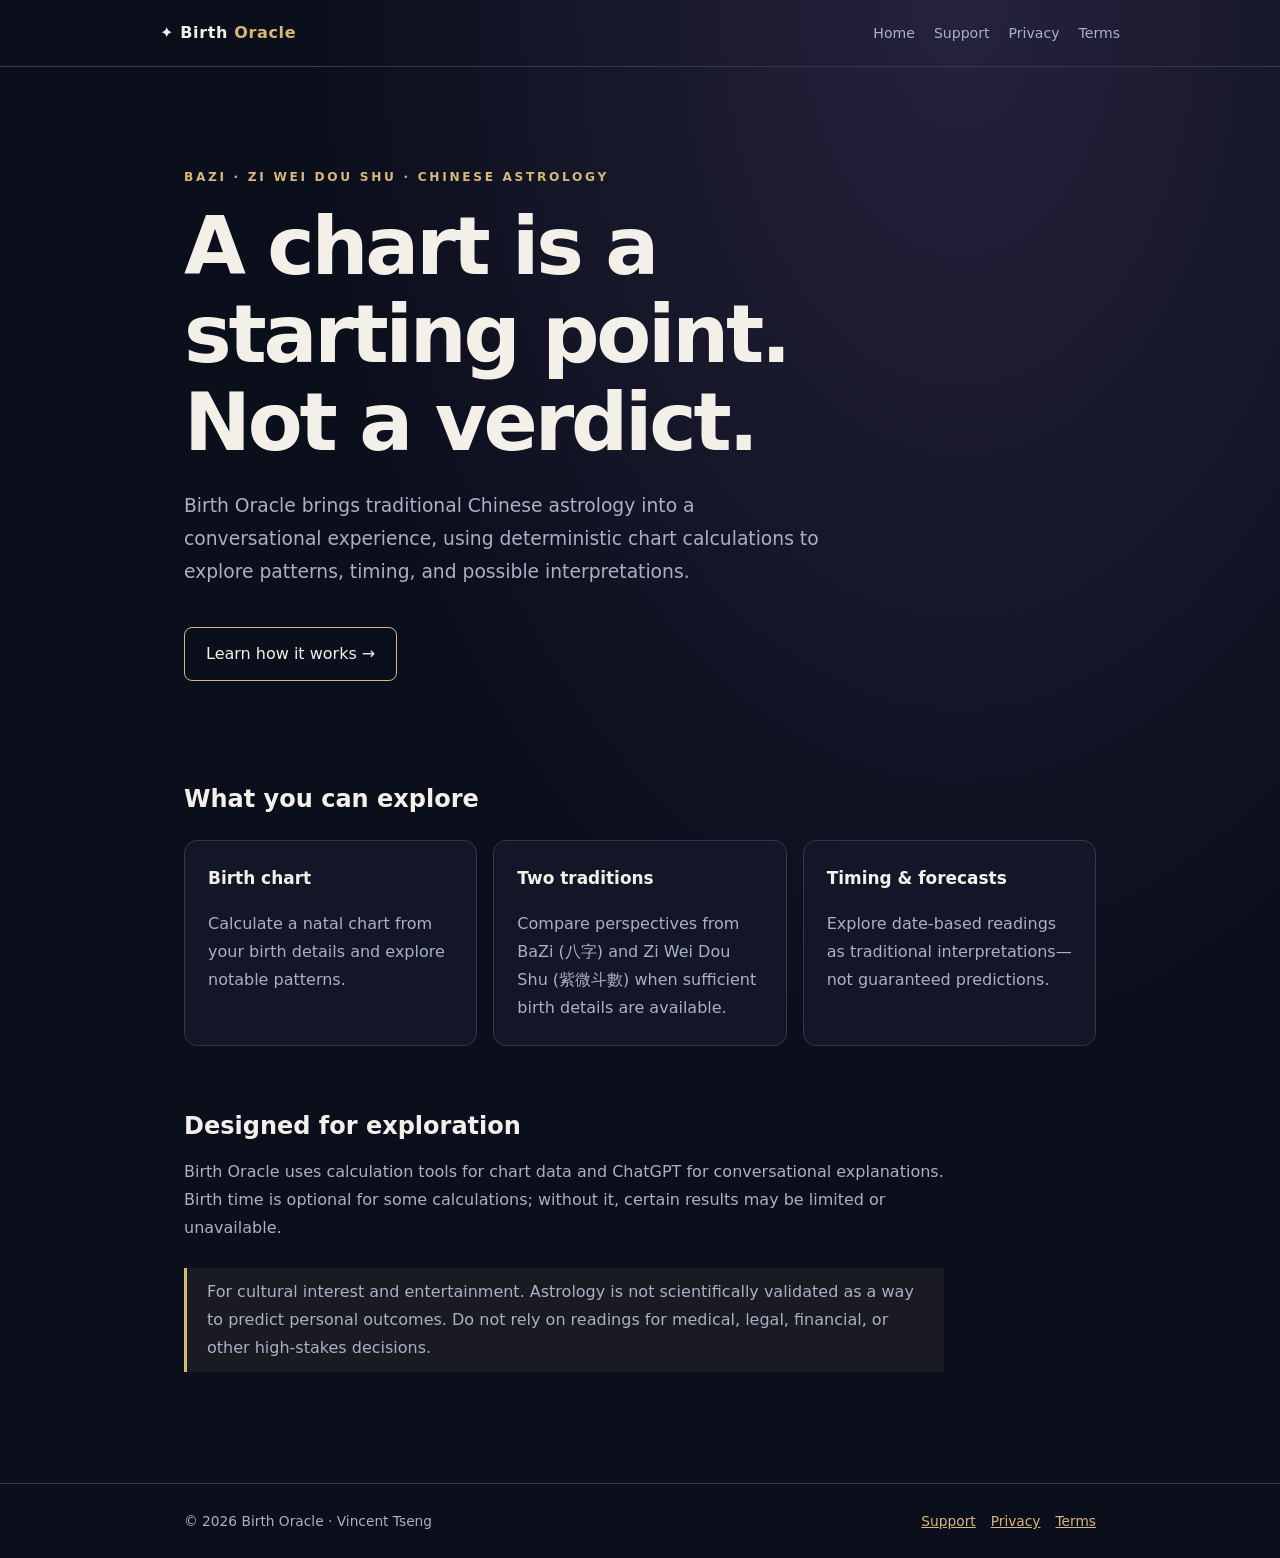
<file: index.html>
<!doctype html><html lang="en"><head><meta charset="utf-8"><meta name="viewport" content="width=device-width,initial-scale=1"><meta name="description" content="Explore BaZi and Zi Wei Dou Shu through calculated charts and conversational interpretation with Birth Oracle."><title>Birth Oracle — Explore Your Chart</title><link rel="stylesheet" href="style.css"></head><body><header><div class="wrap nav"><a class="brand" href="index.html">✦ Birth <span>Oracle</span></a><nav aria-label="Main navigation"><a href="index.html" aria-current="page">Home</a><a href="support.html">Support</a><a href="privacy.html">Privacy</a><a href="terms.html">Terms</a></nav></div></header><main class="wrap"><section class="hero"><div class="eyebrow">BaZi · Zi Wei Dou Shu · Chinese Astrology</div><h1>A chart is a starting point.<br>Not a verdict.</h1><p class="lead">Birth Oracle brings traditional Chinese astrology into a conversational experience, using deterministic chart calculations to explore patterns, timing, and possible interpretations.</p><a class="cta" href="support.html">Learn how it works →</a></section><section aria-label="Features"><h2>What you can explore</h2><div class="grid"><div class="panel"><h3>Birth chart</h3><p>Calculate a natal chart from your birth details and explore notable patterns.</p></div><div class="panel"><h3>Two traditions</h3><p>Compare perspectives from BaZi (八字) and Zi Wei Dou Shu (紫微斗數) when sufficient birth details are available.</p></div><div class="panel"><h3>Timing & forecasts</h3><p>Explore date-based readings as traditional interpretations—not guaranteed predictions.</p></div></div></section><section class="content" style="padding-top:0"><h2>Designed for exploration</h2><p>Birth Oracle uses calculation tools for chart data and ChatGPT for conversational explanations. Birth time is optional for some calculations; without it, certain results may be limited or unavailable.</p><p class="note">For cultural interest and entertainment. Astrology is not scientifically validated as a way to predict personal outcomes. Do not rely on readings for medical, legal, financial, or other high-stakes decisions.</p></section></main><footer><div class="wrap foot"><span>© 2026 Birth Oracle · Vincent Tseng</span><span><a href="support.html">Support</a><a href="privacy.html">Privacy</a><a href="terms.html">Terms</a></span></div></footer></body></html>
</file>
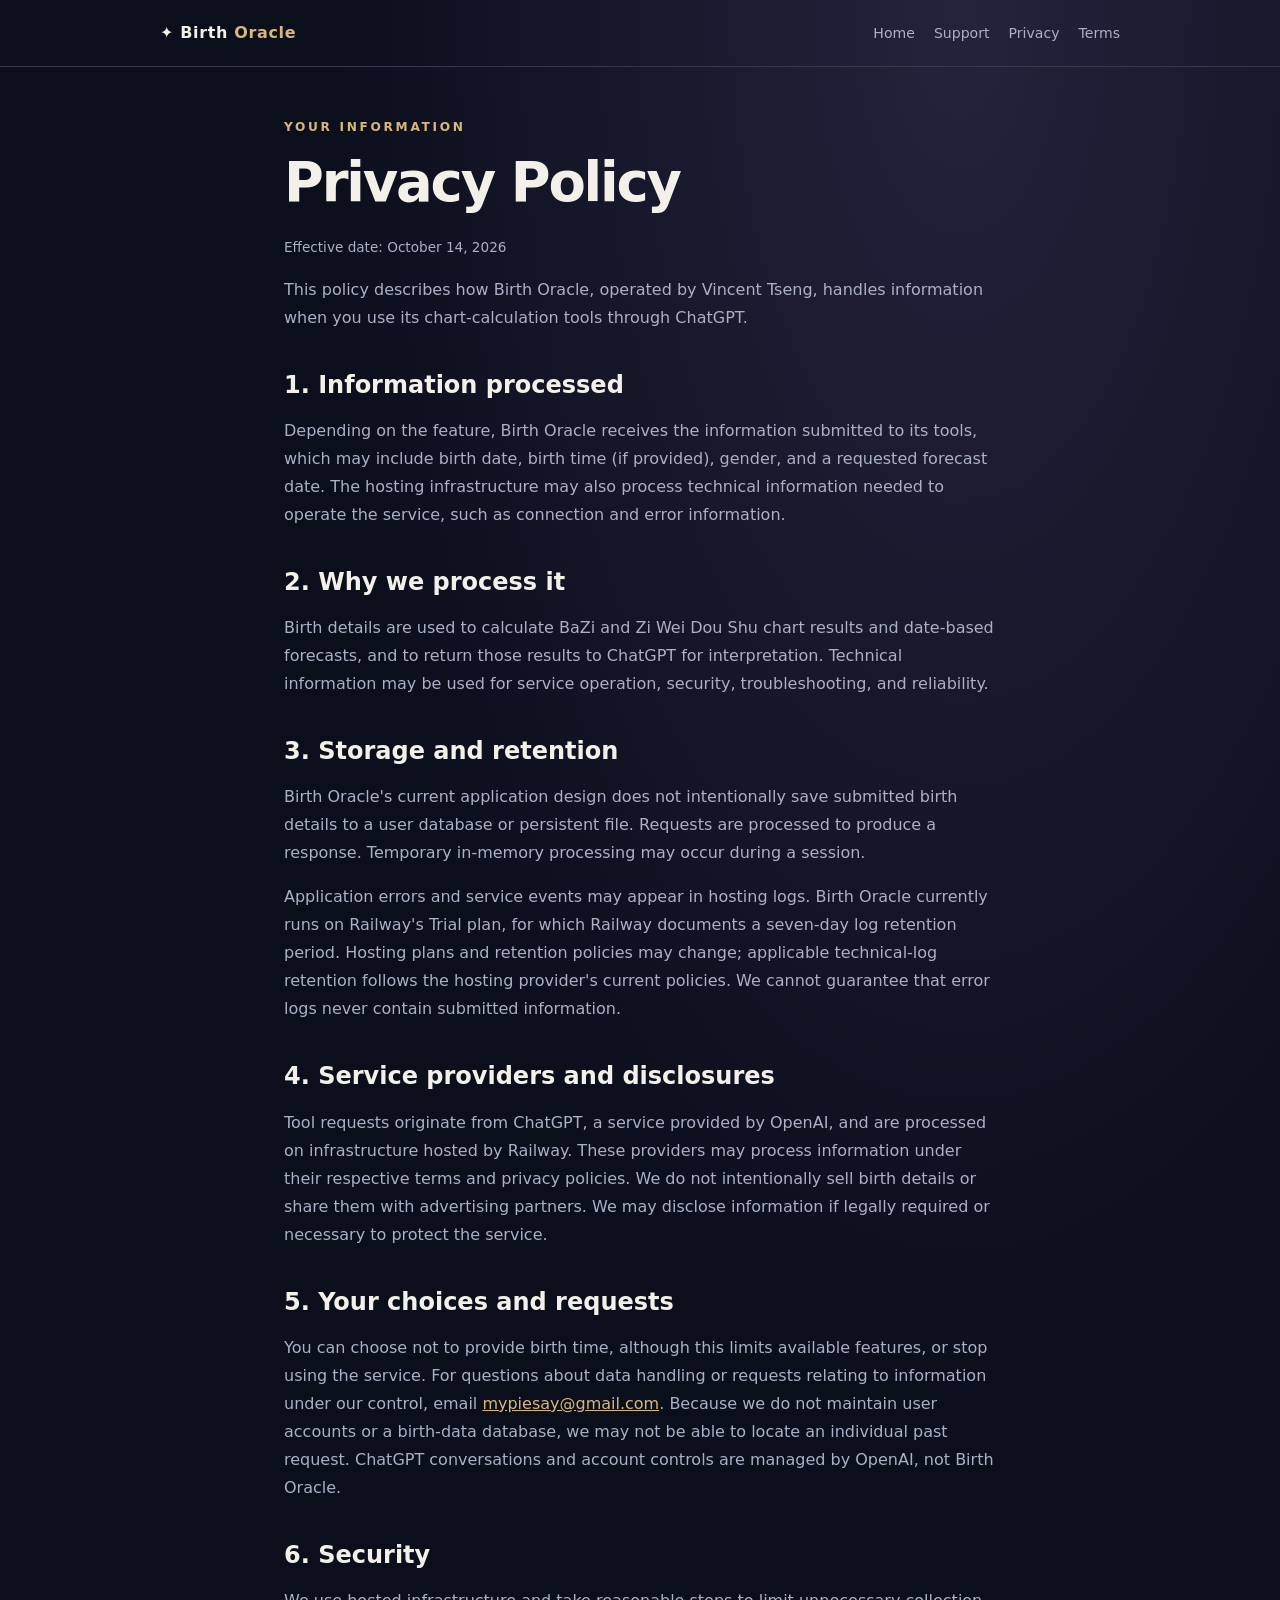
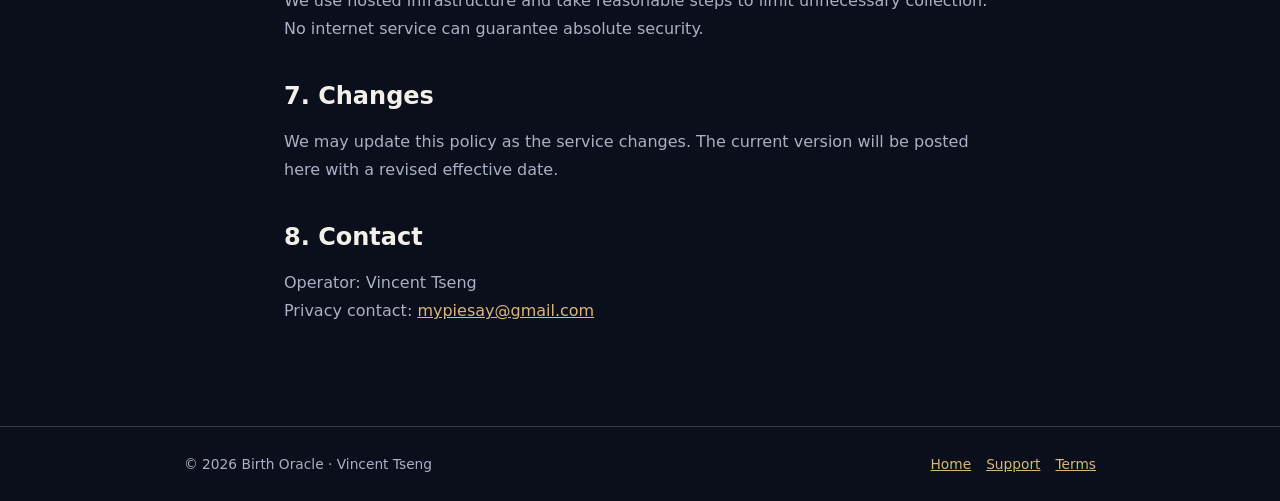
<file: privacy.html>
<!doctype html><html lang="en"><head><meta charset="utf-8"><meta name="viewport" content="width=device-width,initial-scale=1"><title>Privacy Policy — Birth Oracle</title><link rel="stylesheet" href="style.css"></head><body><header><div class="wrap nav"><a class="brand" href="index.html">✦ Birth <span>Oracle</span></a><nav aria-label="Main navigation"><a href="index.html">Home</a><a href="support.html">Support</a><a href="privacy.html" aria-current="page">Privacy</a><a href="terms.html">Terms</a></nav></div></header><main class="wrap content"><div class="eyebrow">Your information</div><h1>Privacy Policy</h1><p class="updated">Effective date: October 14, 2026</p><p>This policy describes how Birth Oracle, operated by Vincent Tseng, handles information when you use its chart-calculation tools through ChatGPT.</p><h2>1. Information processed</h2><p>Depending on the feature, Birth Oracle receives the information submitted to its tools, which may include birth date, birth time (if provided), gender, and a requested forecast date. The hosting infrastructure may also process technical information needed to operate the service, such as connection and error information.</p><h2>2. Why we process it</h2><p>Birth details are used to calculate BaZi and Zi Wei Dou Shu chart results and date-based forecasts, and to return those results to ChatGPT for interpretation. Technical information may be used for service operation, security, troubleshooting, and reliability.</p><h2>3. Storage and retention</h2><p>Birth Oracle's current application design does not intentionally save submitted birth details to a user database or persistent file. Requests are processed to produce a response. Temporary in-memory processing may occur during a session.</p><p>Application errors and service events may appear in hosting logs. Birth Oracle currently runs on Railway's Trial plan, for which Railway documents a seven-day log retention period. Hosting plans and retention policies may change; applicable technical-log retention follows the hosting provider's current policies. We cannot guarantee that error logs never contain submitted information.</p><h2>4. Service providers and disclosures</h2><p>Tool requests originate from ChatGPT, a service provided by OpenAI, and are processed on infrastructure hosted by Railway. These providers may process information under their respective terms and privacy policies. We do not intentionally sell birth details or share them with advertising partners. We may disclose information if legally required or necessary to protect the service.</p><h2>5. Your choices and requests</h2><p>You can choose not to provide birth time, although this limits available features, or stop using the service. For questions about data handling or requests relating to information under our control, email <a href="mailto:mypiesay@gmail.com">mypiesay@gmail.com</a>. Because we do not maintain user accounts or a birth-data database, we may not be able to locate an individual past request. ChatGPT conversations and account controls are managed by OpenAI, not Birth Oracle.</p><h2>6. Security</h2><p>We use hosted infrastructure and take reasonable steps to limit unnecessary collection. No internet service can guarantee absolute security.</p><h2>7. Changes</h2><p>We may update this policy as the service changes. The current version will be posted here with a revised effective date.</p><h2>8. Contact</h2><p>Operator: Vincent Tseng<br>Privacy contact: <a href="mailto:mypiesay@gmail.com">mypiesay@gmail.com</a></p></main><footer><div class="wrap foot"><span>© 2026 Birth Oracle · Vincent Tseng</span><span><a href="index.html">Home</a><a href="support.html">Support</a><a href="terms.html">Terms</a></span></div></footer></body></html>
</file>
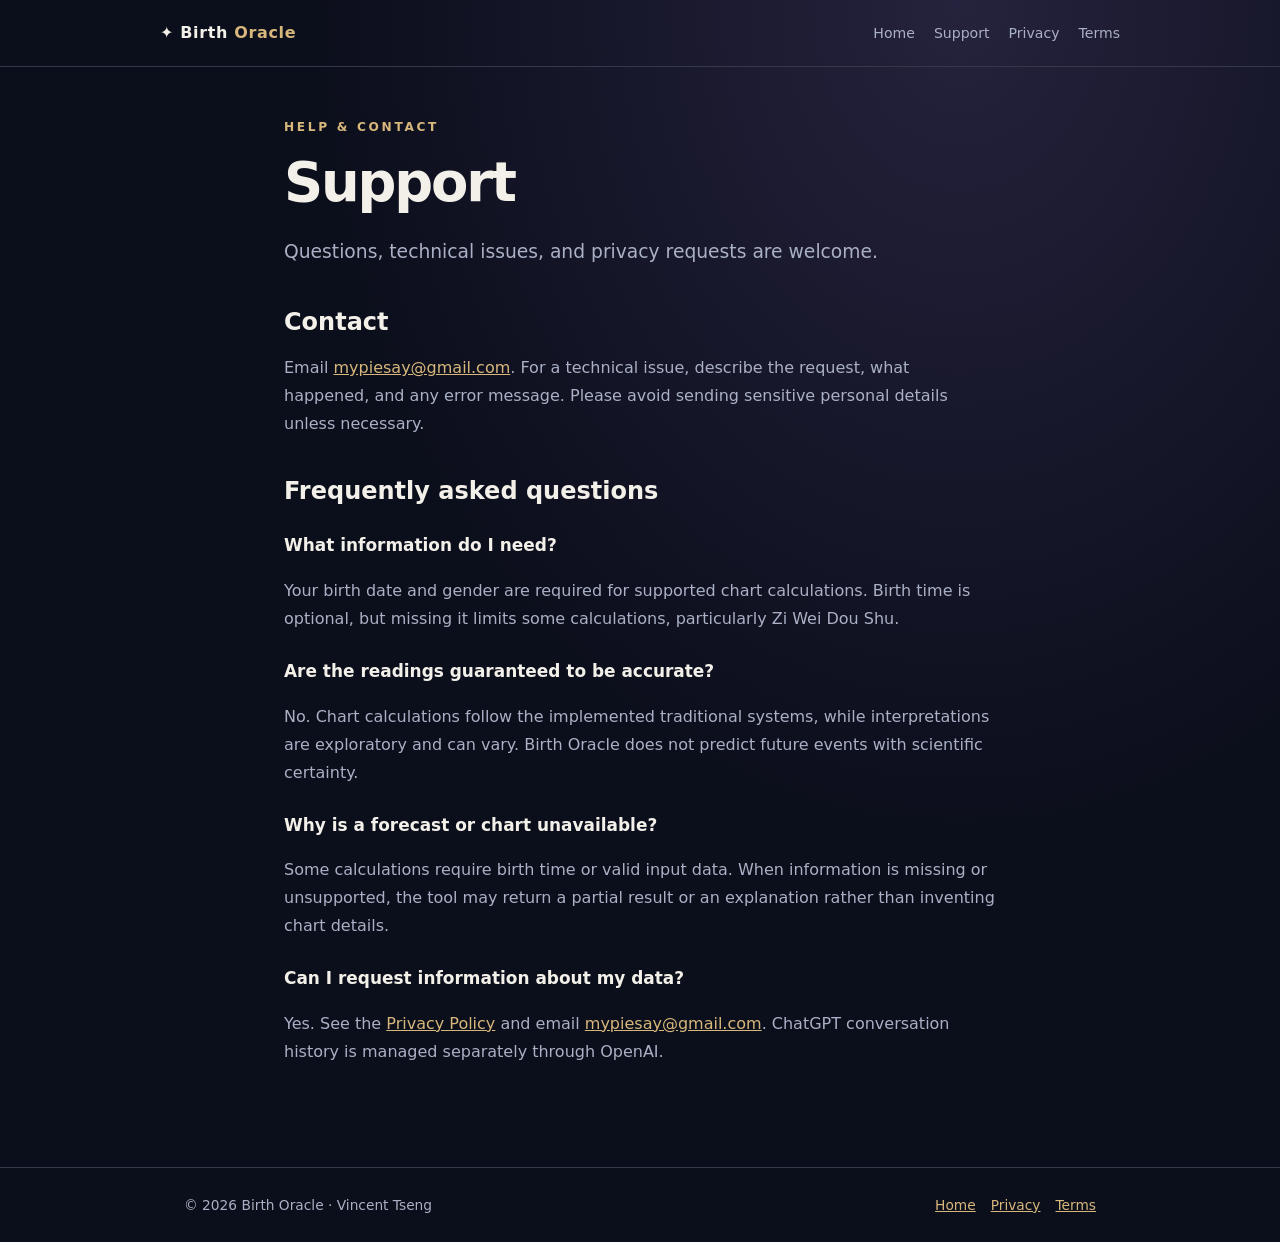
<file: support.html>
<!doctype html><html lang="en"><head><meta charset="utf-8"><meta name="viewport" content="width=device-width,initial-scale=1"><title>Support — Birth Oracle</title><link rel="stylesheet" href="style.css"></head><body><header><div class="wrap nav"><a class="brand" href="index.html">✦ Birth <span>Oracle</span></a><nav aria-label="Main navigation"><a href="index.html">Home</a><a href="support.html" aria-current="page">Support</a><a href="privacy.html">Privacy</a><a href="terms.html">Terms</a></nav></div></header><main class="wrap content"><div class="eyebrow">Help & contact</div><h1>Support</h1><p class="lead">Questions, technical issues, and privacy requests are welcome.</p><h2>Contact</h2><p>Email <a href="mailto:mypiesay@gmail.com">mypiesay@gmail.com</a>. For a technical issue, describe the request, what happened, and any error message. Please avoid sending sensitive personal details unless necessary.</p><h2>Frequently asked questions</h2><h3>What information do I need?</h3><p>Your birth date and gender are required for supported chart calculations. Birth time is optional, but missing it limits some calculations, particularly Zi Wei Dou Shu.</p><h3>Are the readings guaranteed to be accurate?</h3><p>No. Chart calculations follow the implemented traditional systems, while interpretations are exploratory and can vary. Birth Oracle does not predict future events with scientific certainty.</p><h3>Why is a forecast or chart unavailable?</h3><p>Some calculations require birth time or valid input data. When information is missing or unsupported, the tool may return a partial result or an explanation rather than inventing chart details.</p><h3>Can I request information about my data?</h3><p>Yes. See the <a href="privacy.html">Privacy Policy</a> and email <a href="mailto:mypiesay@gmail.com">mypiesay@gmail.com</a>. ChatGPT conversation history is managed separately through OpenAI.</p></main><footer><div class="wrap foot"><span>© 2026 Birth Oracle · Vincent Tseng</span><span><a href="index.html">Home</a><a href="privacy.html">Privacy</a><a href="terms.html">Terms</a></span></div></footer></body></html>
</file>
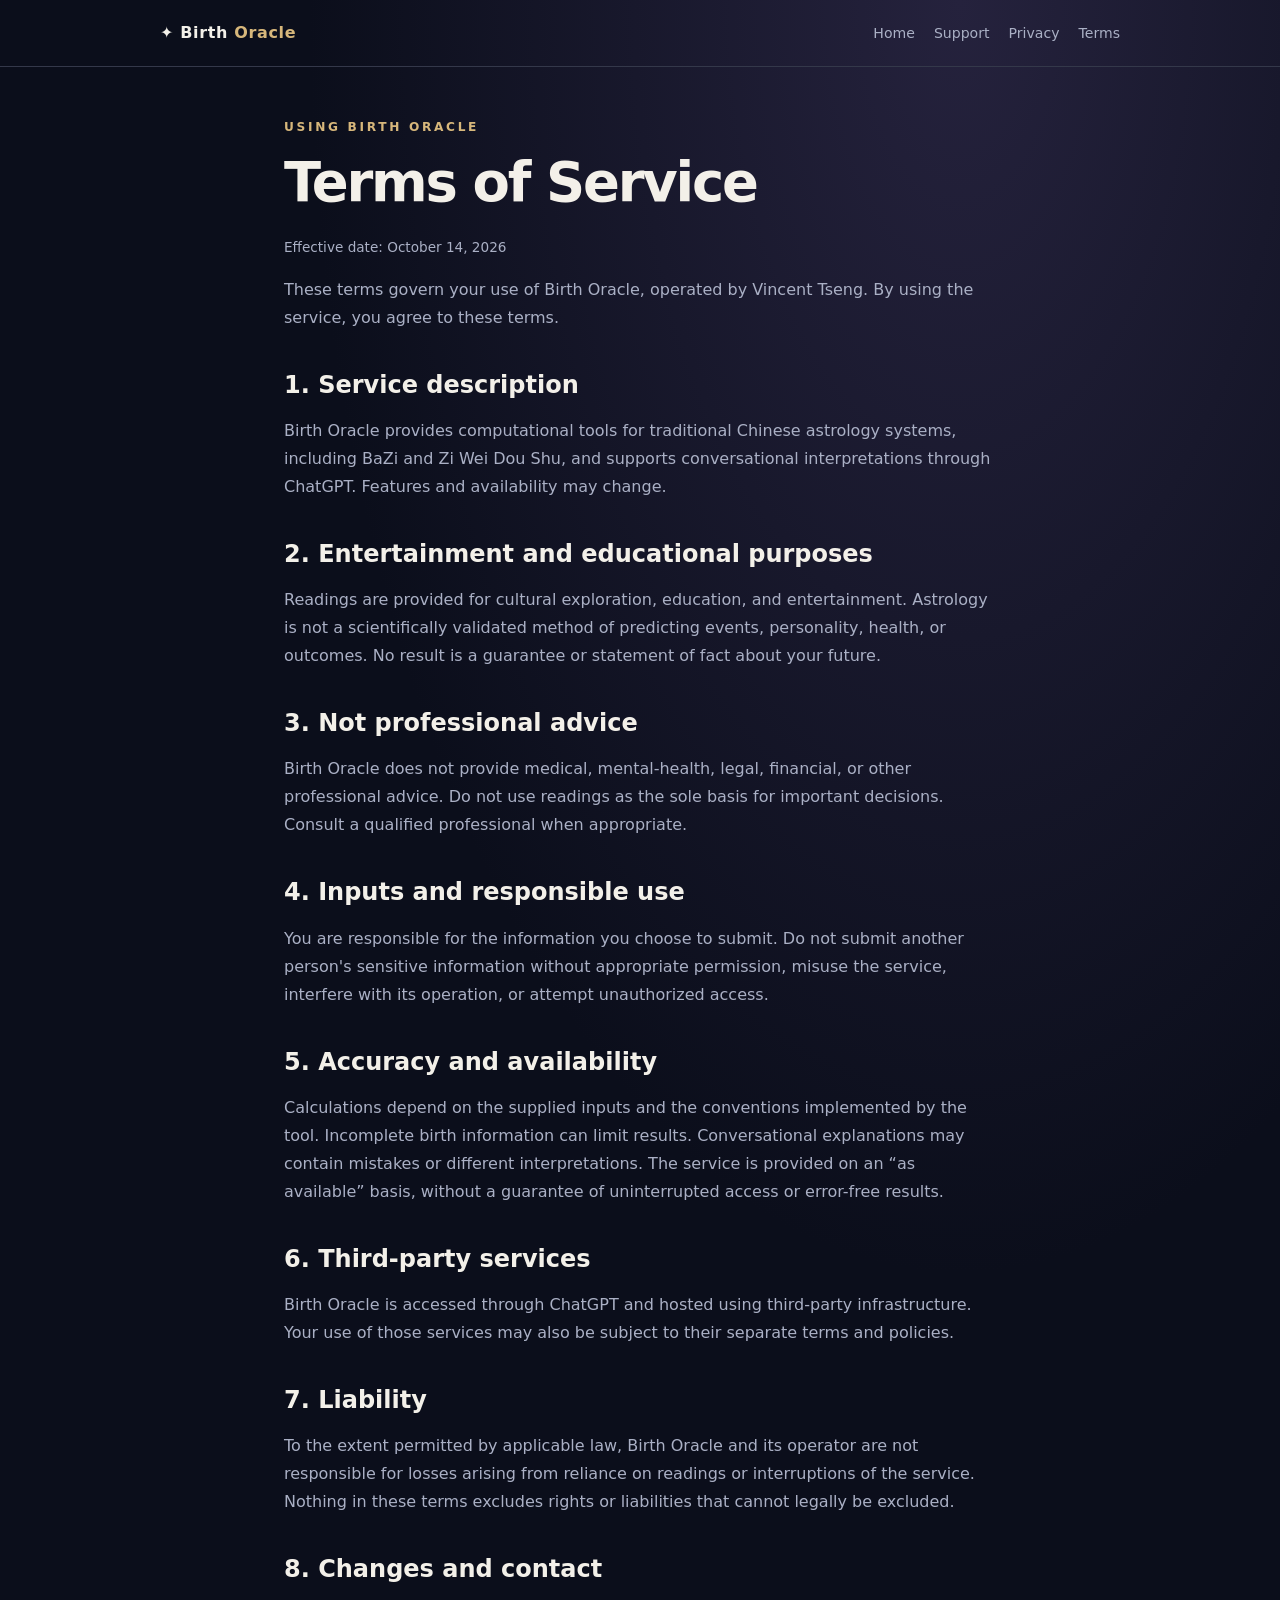
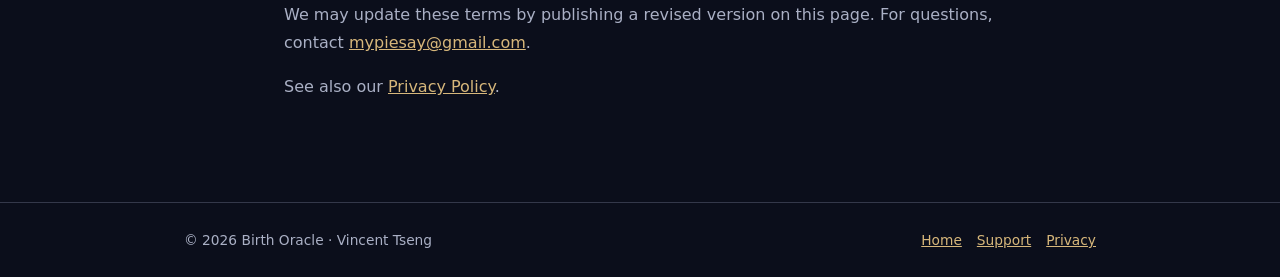
<file: terms.html>
<!doctype html><html lang="en"><head><meta charset="utf-8"><meta name="viewport" content="width=device-width,initial-scale=1"><title>Terms of Service — Birth Oracle</title><link rel="stylesheet" href="style.css"></head><body><header><div class="wrap nav"><a class="brand" href="index.html">✦ Birth <span>Oracle</span></a><nav aria-label="Main navigation"><a href="index.html">Home</a><a href="support.html">Support</a><a href="privacy.html">Privacy</a><a href="terms.html" aria-current="page">Terms</a></nav></div></header><main class="wrap content"><div class="eyebrow">Using Birth Oracle</div><h1>Terms of Service</h1><p class="updated">Effective date: October 14, 2026</p><p>These terms govern your use of Birth Oracle, operated by Vincent Tseng. By using the service, you agree to these terms.</p><h2>1. Service description</h2><p>Birth Oracle provides computational tools for traditional Chinese astrology systems, including BaZi and Zi Wei Dou Shu, and supports conversational interpretations through ChatGPT. Features and availability may change.</p><h2>2. Entertainment and educational purposes</h2><p>Readings are provided for cultural exploration, education, and entertainment. Astrology is not a scientifically validated method of predicting events, personality, health, or outcomes. No result is a guarantee or statement of fact about your future.</p><h2>3. Not professional advice</h2><p>Birth Oracle does not provide medical, mental-health, legal, financial, or other professional advice. Do not use readings as the sole basis for important decisions. Consult a qualified professional when appropriate.</p><h2>4. Inputs and responsible use</h2><p>You are responsible for the information you choose to submit. Do not submit another person's sensitive information without appropriate permission, misuse the service, interfere with its operation, or attempt unauthorized access.</p><h2>5. Accuracy and availability</h2><p>Calculations depend on the supplied inputs and the conventions implemented by the tool. Incomplete birth information can limit results. Conversational explanations may contain mistakes or different interpretations. The service is provided on an “as available” basis, without a guarantee of uninterrupted access or error-free results.</p><h2>6. Third-party services</h2><p>Birth Oracle is accessed through ChatGPT and hosted using third-party infrastructure. Your use of those services may also be subject to their separate terms and policies.</p><h2>7. Liability</h2><p>To the extent permitted by applicable law, Birth Oracle and its operator are not responsible for losses arising from reliance on readings or interruptions of the service. Nothing in these terms excludes rights or liabilities that cannot legally be excluded.</p><h2>8. Changes and contact</h2><p>We may update these terms by publishing a revised version on this page. For questions, contact <a href="mailto:mypiesay@gmail.com">mypiesay@gmail.com</a>.</p><p>See also our <a href="privacy.html">Privacy Policy</a>.</p></main><footer><div class="wrap foot"><span>© 2026 Birth Oracle · Vincent Tseng</span><span><a href="index.html">Home</a><a href="support.html">Support</a><a href="privacy.html">Privacy</a></span></div></footer></body></html>
</file>
<file: style.css>
:root{color-scheme:dark;--bg:#0b0e1b;--panel:#15192b;--text:#f3f0e9;--muted:#aab0c5;--accent:#d7b77b;--line:#34384a}*{box-sizing:border-box}html{scroll-behavior:smooth}body{margin:0;background:radial-gradient(ellipse at 75% 0%,#25223d 0,transparent 48%),var(--bg);color:var(--text);font:16px/1.75 system-ui,-apple-system,'Segoe UI',sans-serif}a{color:var(--accent)}a:hover{color:#f7dba8}.wrap{max-width:960px;margin:auto;padding:0 24px}header{border-bottom:1px solid var(--line)}.nav{display:flex;align-items:center;justify-content:space-between;gap:20px;padding:19px 0}.brand{font-weight:750;letter-spacing:.04em;color:var(--text);text-decoration:none}.brand span{color:var(--accent)}nav{display:flex;gap:19px;flex-wrap:wrap}nav a{color:var(--muted);font-size:.88rem;text-decoration:none}nav a:hover{color:var(--text)}main{min-height:65vh}.hero{padding:100px 0 65px;max-width:740px}.eyebrow{text-transform:uppercase;letter-spacing:.22em;color:var(--accent);font-size:.76rem;font-weight:700}h1{font-size:clamp(2.5rem,7vw,5rem);line-height:1.1;letter-spacing:-.04em;margin:15px 0 23px}h2{font-size:1.5rem;line-height:1.3;margin:38px 0 12px}h3{font-size:1.06rem;margin:24px 0 8px}p,li{color:var(--muted)}.lead{font-size:1.17rem;max-width:650px}.cta{display:inline-block;margin-top:20px;padding:12px 21px;border:1px solid var(--accent);border-radius:8px;color:var(--text);text-decoration:none}.cta:hover{background:#2d2940}.grid{display:grid;grid-template-columns:repeat(3,minmax(0,1fr));gap:16px;margin:25px 0 65px}.panel{padding:23px;border:1px solid var(--line);background:rgba(21,25,43,.75);border-radius:13px}.panel h3{margin-top:0;color:var(--text)}.panel p{margin-bottom:0}.content{max-width:760px;padding-top:50px;padding-bottom:85px}.content h1{font-size:clamp(2.1rem,5vw,3.4rem)}.updated{font-size:.85rem;color:var(--muted)}.note{border-left:3px solid var(--accent);padding:10px 20px;background:rgba(215,183,123,.07);margin:26px 0}footer{border-top:1px solid var(--line);padding:25px 0;color:var(--muted);font-size:.86rem}.foot{display:flex;justify-content:space-between;gap:20px;flex-wrap:wrap}.foot a{margin-left:15px}@media(max-width:650px){.nav{align-items:flex-start;flex-direction:column}.hero{padding:65px 0 30px}.grid{grid-template-columns:1fr}.foot a{margin-left:0;margin-right:15px}}
</file>
